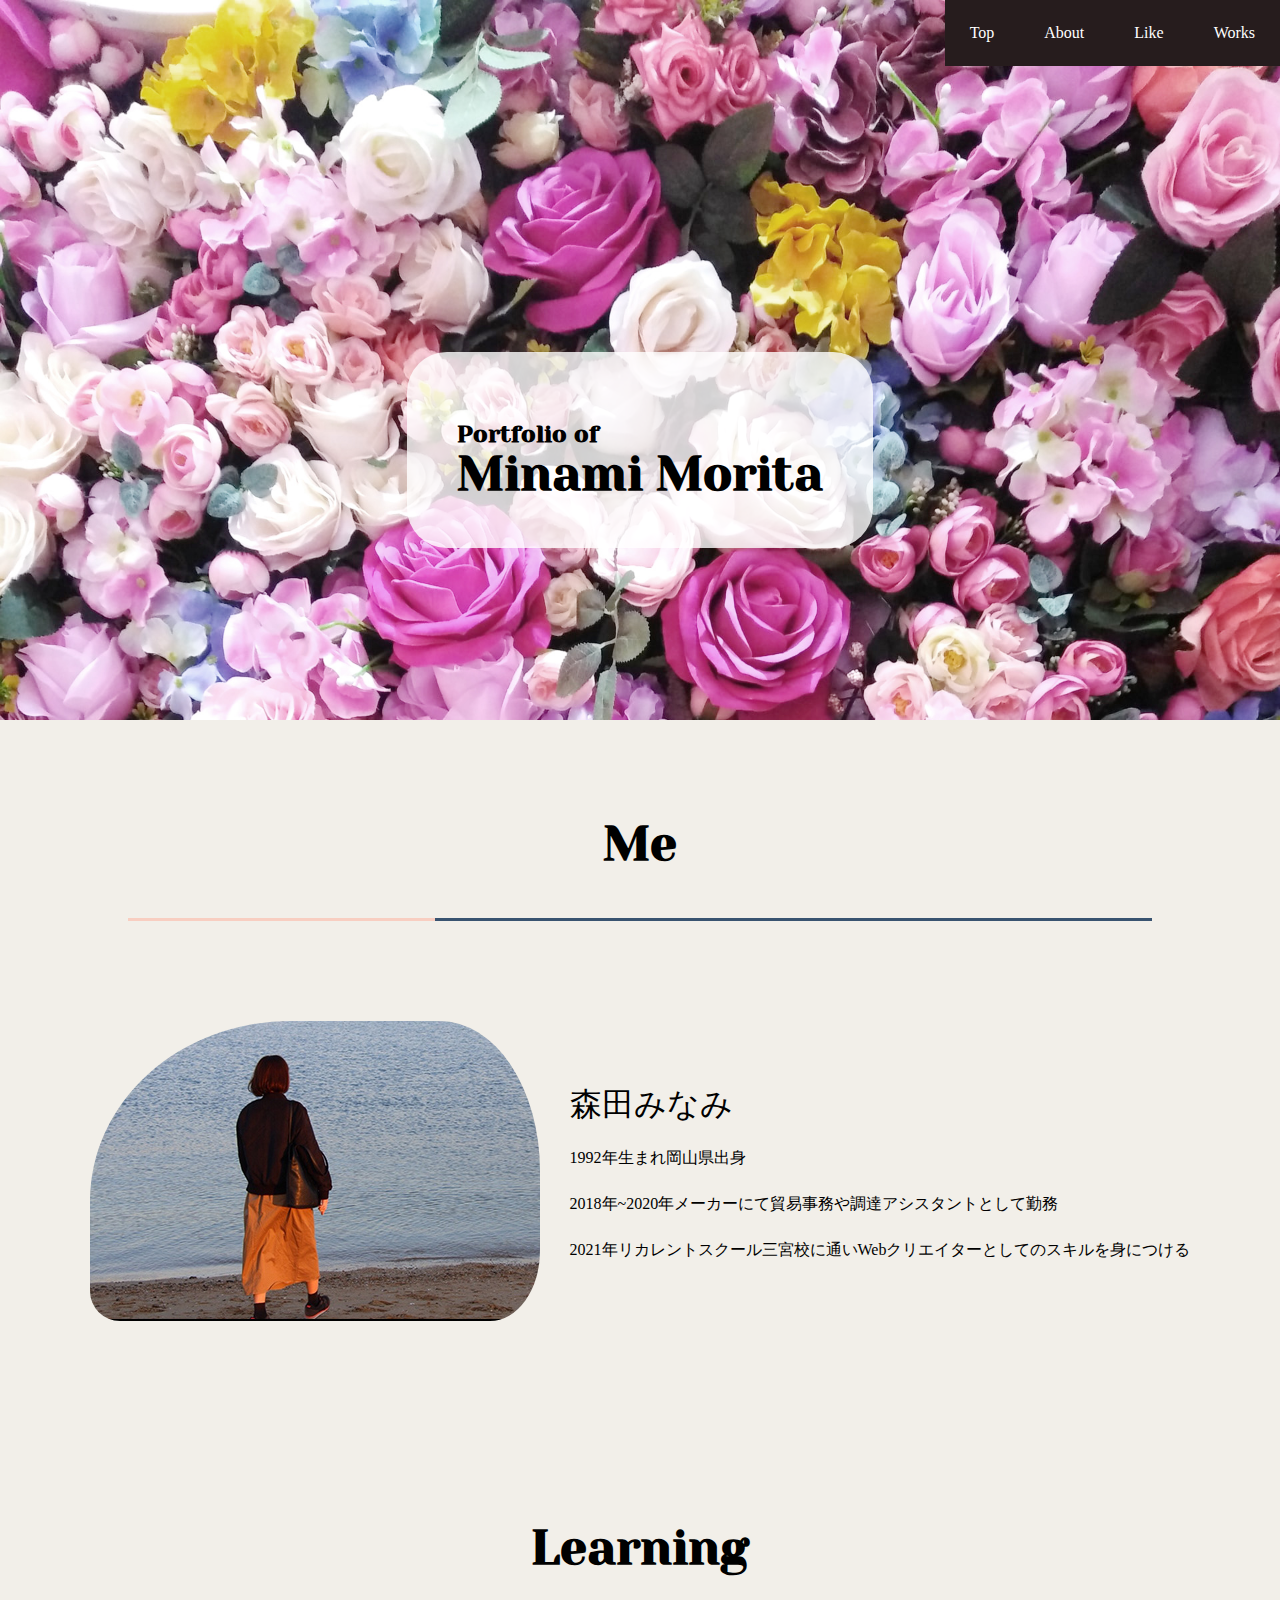
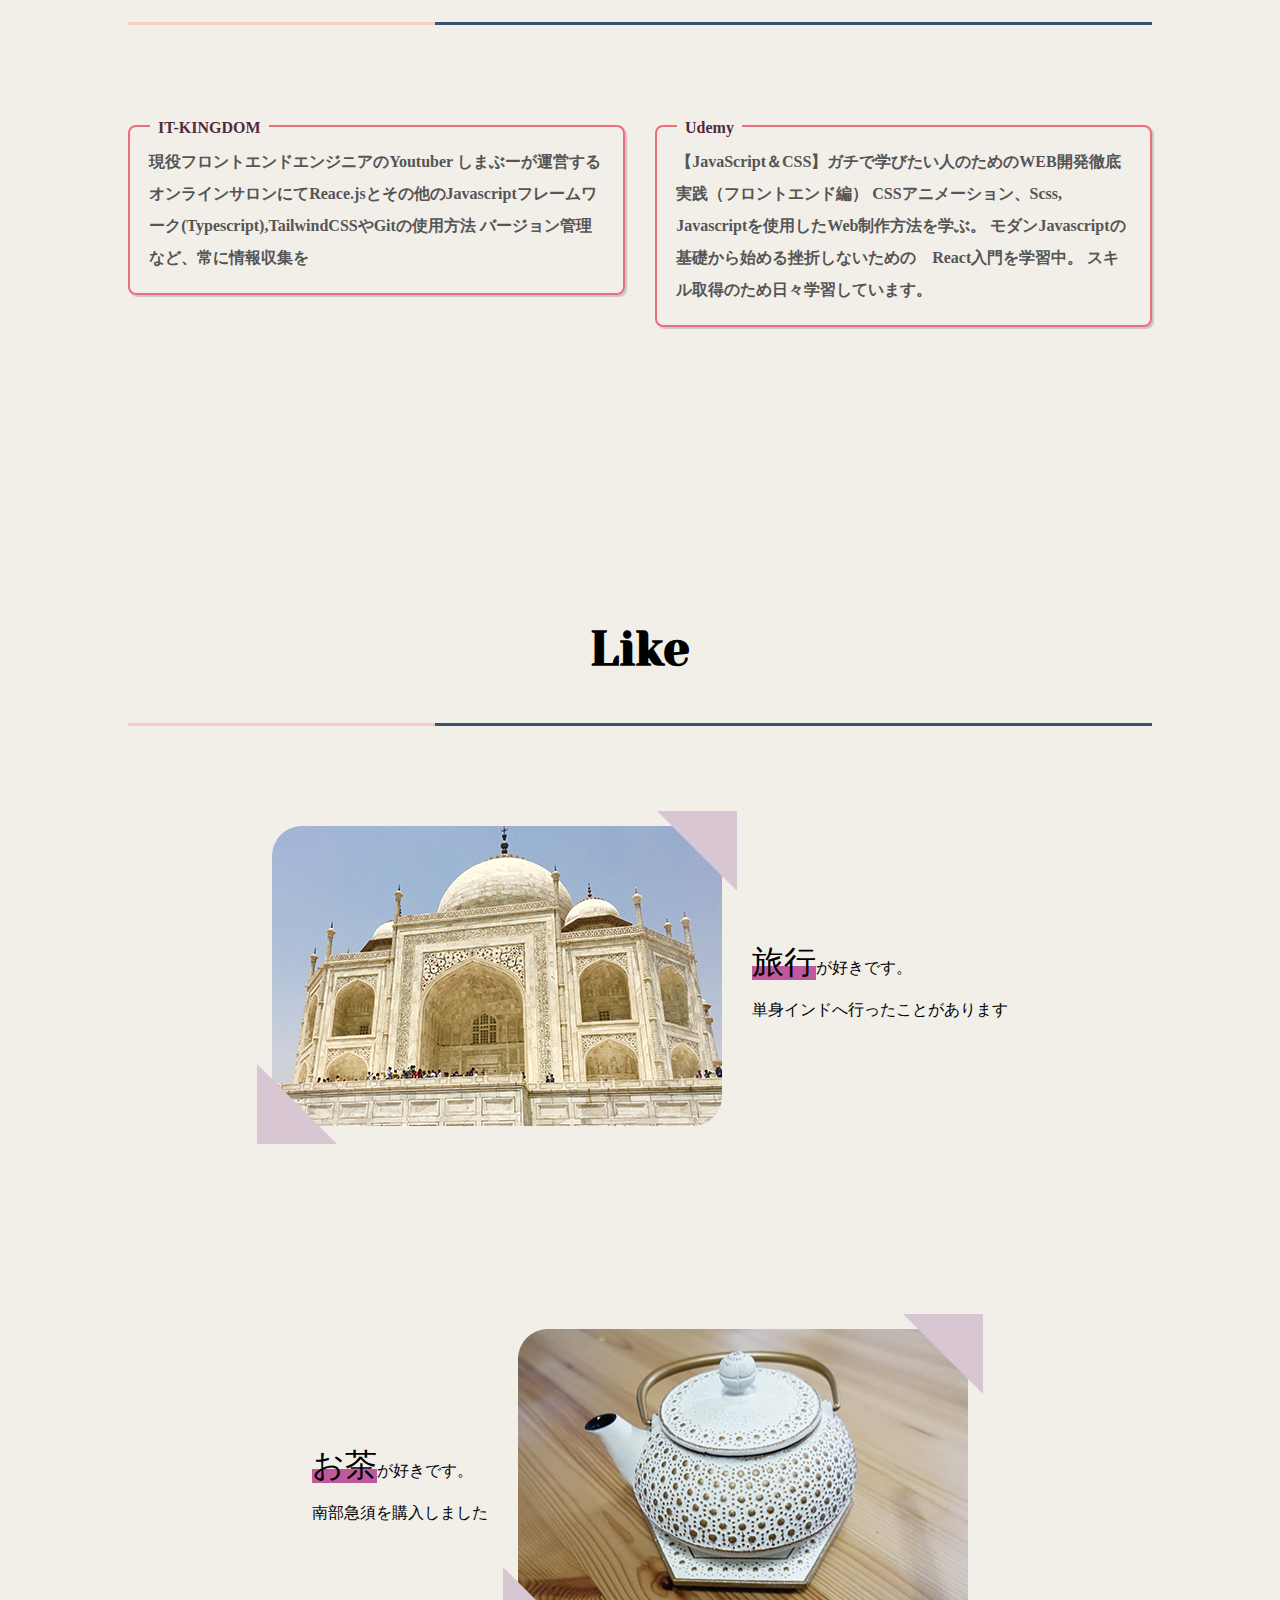
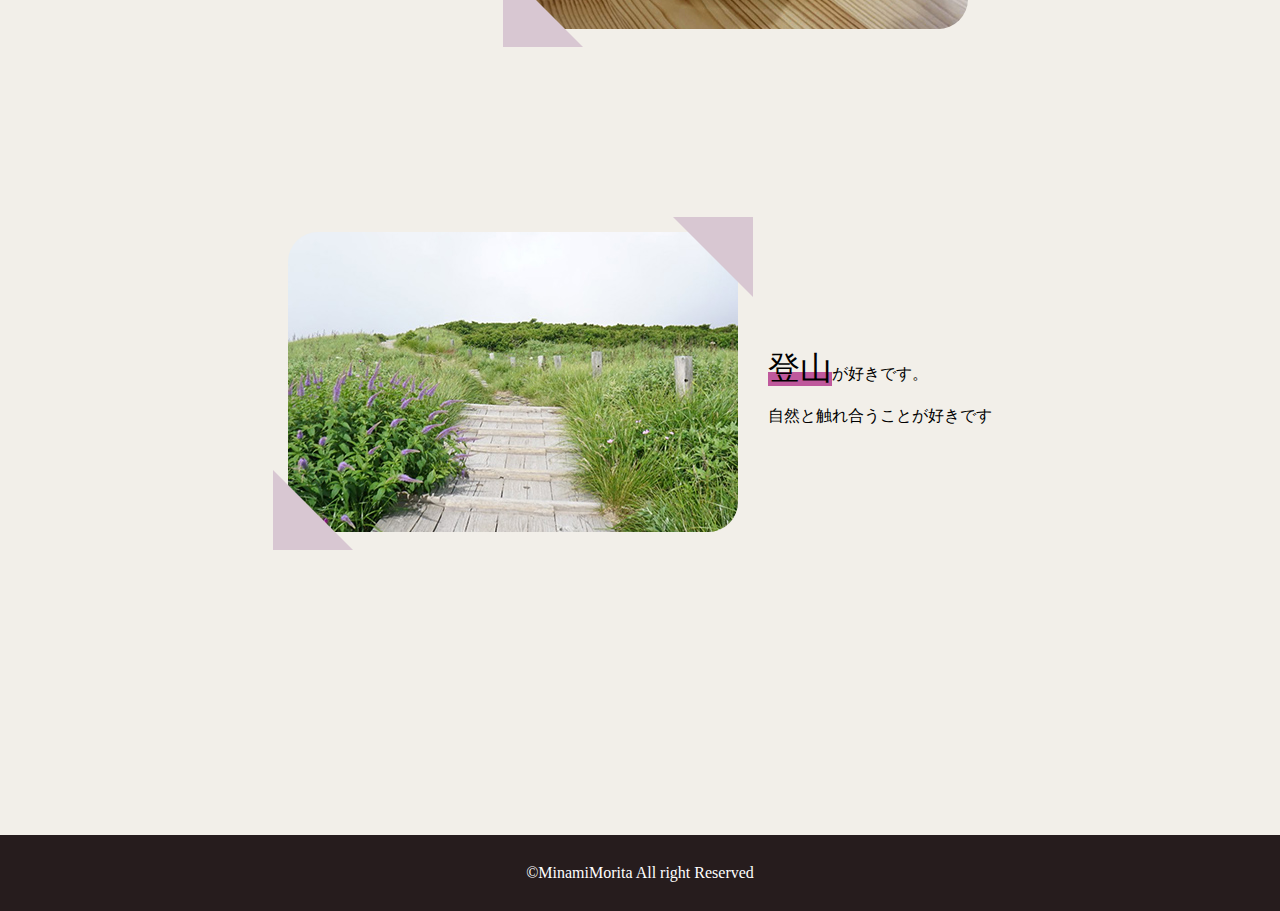
<file: index.html>
<!DOCTYPE html>
<html lang="ja">
<head>
    <meta charset="UTF-8">
    <meta http-equiv="X-UA-Compatible" content="IE=edge">
    <meta name="viewport" content="width=device-width, initial-scale=1.0">
    <title>Portfolio of Minami Morita</title>
    <link rel="stylesheet" href="css/reset.css">
    <link rel="stylesheet" href="css/style.css">

    <link rel="preconnect" href="https://fonts.googleapis.com">
    <link rel="preconnect" href="https://fonts.gstatic.com" crossorigin>
    <link href="https://fonts.googleapis.com/css2?family=Yeseva+One&display=swap" rel="stylesheet">
</head>
<body>
    <header>
        <div class="openbtn"><span></span><span></span><span></span></div>
        <nav id="g-nav" >
        <div id="g-nav-list">
        <ul>
        <li><a href="#g-nav">Top</a></li> 
        <li><a href="#intro-all">About</a></li> 
        <li><a href="#love">Like</a></li> 
        <li><a href="https://minamichan716.github.io/profile/works.html">Works</a></li> 
        </ul>
        </div>
        </nav>
        <!-- <img src="images/computer-g57448f377_1920.jpg" alt=""> -->
        <h1><span>Portfolio of<br></span>Minami Morita </h1>
        
    </header> 
    <secrion id="intro-all">
      <h2>Me</h2>
      <div class="intro">
        <div class="image">
        <img src="images/me.jpg" alt="">
       </div>
        <div class="detail">
        <p class=my-name>森田みなみ</p>
        <dl class="explane">
          <div class="wrap">
           <dt>1992年生まれ</dt>
           <dd>岡山県出身</dd>
         </div>
         <div class="wrap">
           <dt>2018年~2020年</dt>
           <dd>メーカーにて貿易事務や調達アシスタントとして勤務</dd>
         </div>
         <div class="wrap">
          <dt>2021年</dt>
          <dd>リカレントスクール三宮校に通いWebクリエイターとしてのスキルを身につける</dd>
         </div>
       </div><!--/.detail  -->
     </div><!--/.intro -->
     <h2>Learning</h2>
     <div class="intro1">
       <div class="contents">
         <div class="hoo">
           <div id="kingdom"><span class="title-kingdom">IT-KINGDOM</span>現役フロントエンドエンジニアのYoutuber
             しまぶーが運営するオンラインサロンにてReace.jsとその他のJavascriptフレームワーク(Typescript),TailwindCSSやGitの使用方法
             バージョン管理など、常に情報収集を
           </div>
         </div>
         <div class="hoo">
           <div id="udemy"><span class="title-udemy">Udemy</span>【JavaScript＆CSS】ガチで学びたい人のためのWEB開発徹底実践（フロントエンド編）
             CSSアニメーション、Scss, Javascriptを使用したWeb制作方法を学ぶ。
             モダンJavascriptの基礎から始める挫折しないための　React入門を学習中。
             スキル取得のため日々学習しています。</div>
         </div>
       </div>
     </div><!--/.intro1 -->
   </secrion>
   <h2>Like</h2>
   <section id="love">
       <div class="list">
           <div class="pic">
               <img src="images/trip.jpg" alt="">
           </div>
           <div class="textLove">
               <span>旅行</span>が好きです。<br>単身インドへ行ったことがあります
           </div>
       </div>
       <div class="list">
           <div class="pic">
               <img src="images/tea.jpg" alt="">
           </div>
           <div class="textLove">
               <span>お茶</span>が好きです。<br>南部急須を購入しました
           </div>
       </div>
       <div class="list">
           <div class="pic">
               <img src="images/mountain.jpg" alt="">
           </div>
           <div class="textLove">
               <span>登山</span>が好きです。<br>自然と触れ合うことが好きです
           </div>
       </div>
   </section>
    <footer>
        <p><small>&copy;MinamiMorita All right Reserved</small></p>
    </footer>





    

    <script src="https://code.jquery.com/jquery-3.4.1.min.js" integrity="sha256-CSXorXvZcTkaix6Yvo6HppcZGetbYMGWSFlBw8HfCJo=" crossorigin="anonymous"></script>
    <script src="../js/script.js"></script>
</body>
</html>
</file>
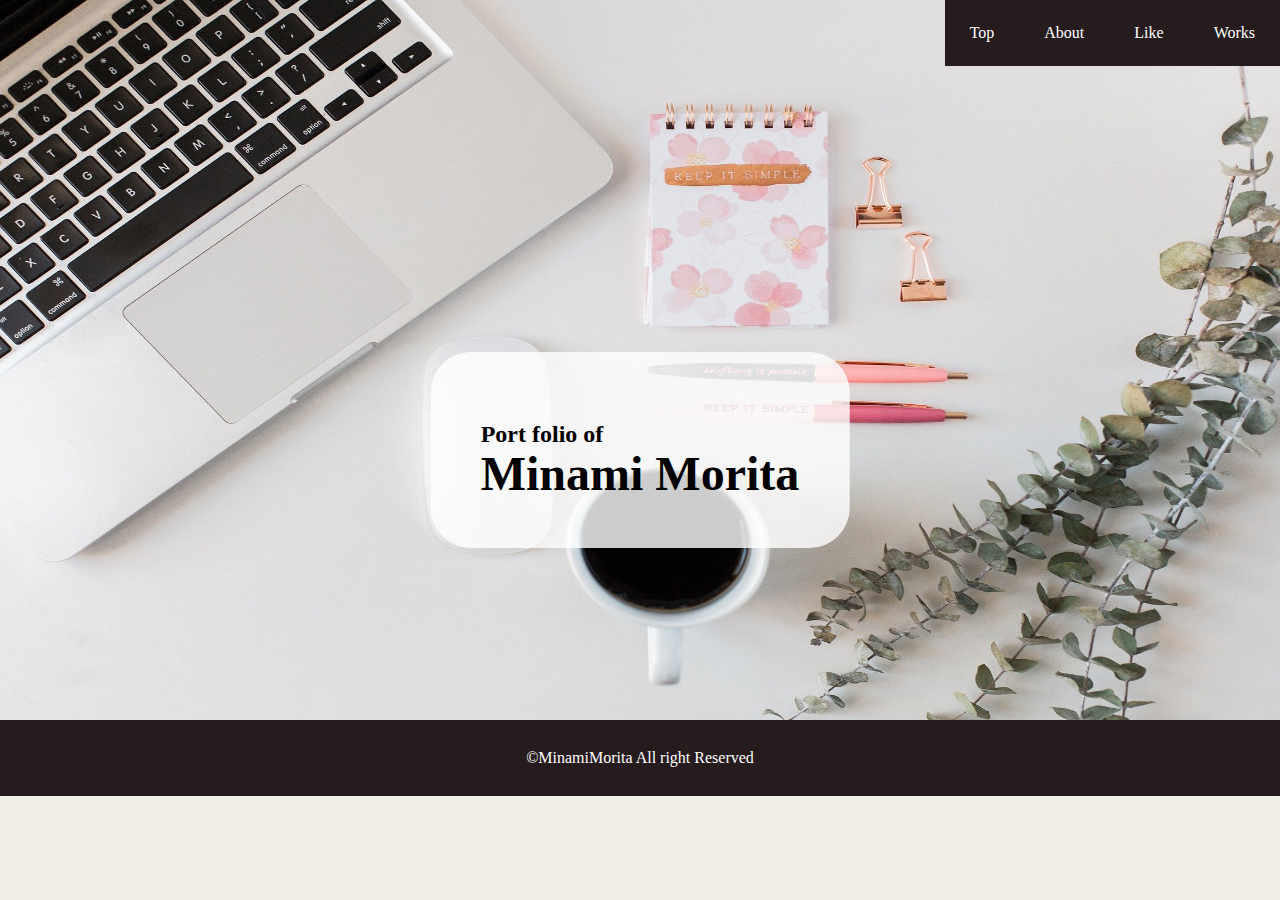
<file: common.html>
<!DOCTYPE html>
<html lang="ja">
<head>
    <meta charset="UTF-8">
    <meta http-equiv="X-UA-Compatible" content="IE=edge">
    <meta name="viewport" content="width=device-width, initial-scale=1.0">
    <title>Portfolio of Minami Morita</title>
    <link rel="stylesheet" href="../css/reset.css">
    <link rel="stylesheet" href="../css/style.css">
</head>
<body>
    <header class="wrapper">
        <div class="openbtn"><span></span><span></span><span></span></div>
        <nav id="g-nav" >
        <div id="g-nav-list"><!--ナビの数が増えた場合縦スクロールするためのdiv※不要なら削除-->
        <ul>
        <li><a href="#">Top</a></li> 
        <li><a href="#">About</a></li> 
        <li><a href="#">Like</a></li> 
        <li><a href="#">Works</a></li> 
        </ul>
        </div>
        </nav>
        <!-- <div class="reflection"> -->
        <h1 class="reflection"><span>Port folio of <br></span>Minami Morita</h1>
    </div>
        <img src="../images/computer-g57448f377_1920.jpg" alt="">
    </header> 
    <footer class="wrapper">
        <p><small>&copy;MinamiMorita All right Reserved</small></p>
    </footer>





    

    <script src="https://code.jquery.com/jquery-3.4.1.min.js" integrity="sha256-CSXorXvZcTkaix6Yvo6HppcZGetbYMGWSFlBw8HfCJo=" crossorigin="anonymous"></script>
    <script src="../js/script.js"></script>
</body>
</html>
</file>
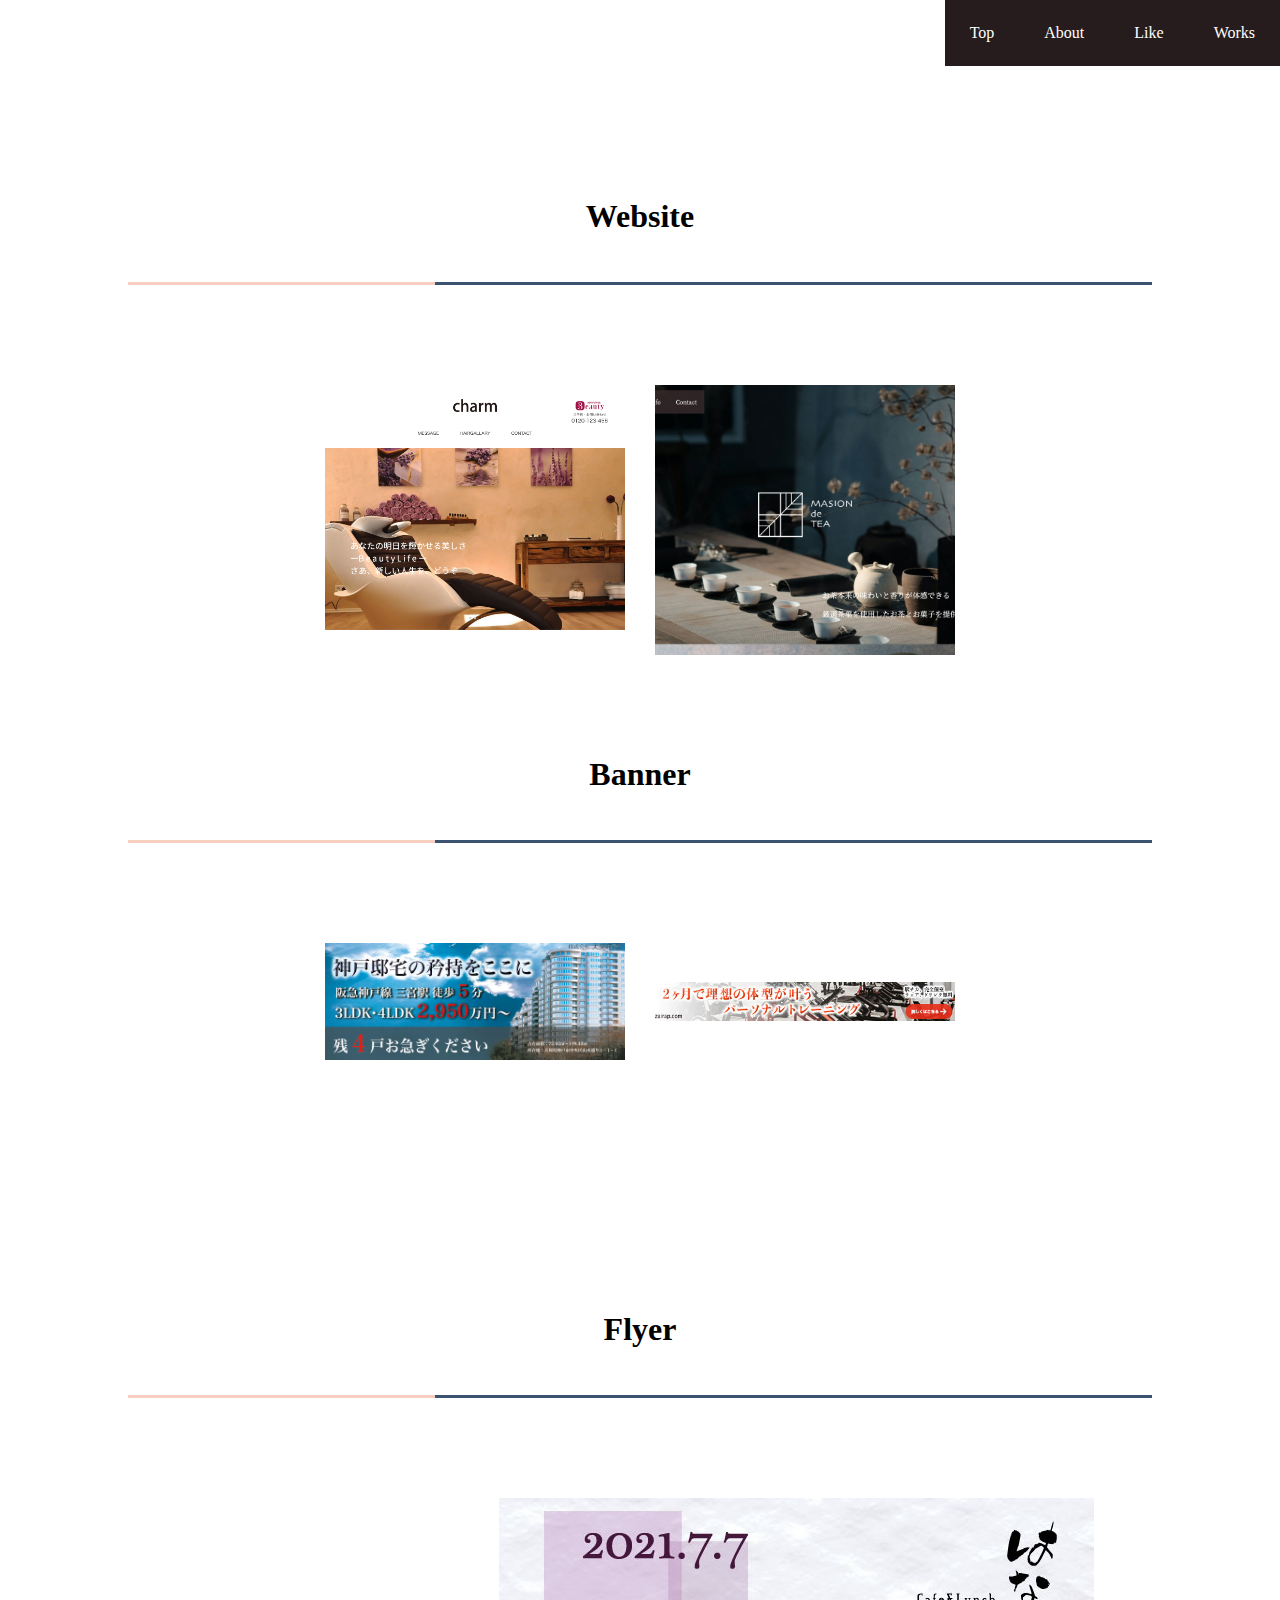
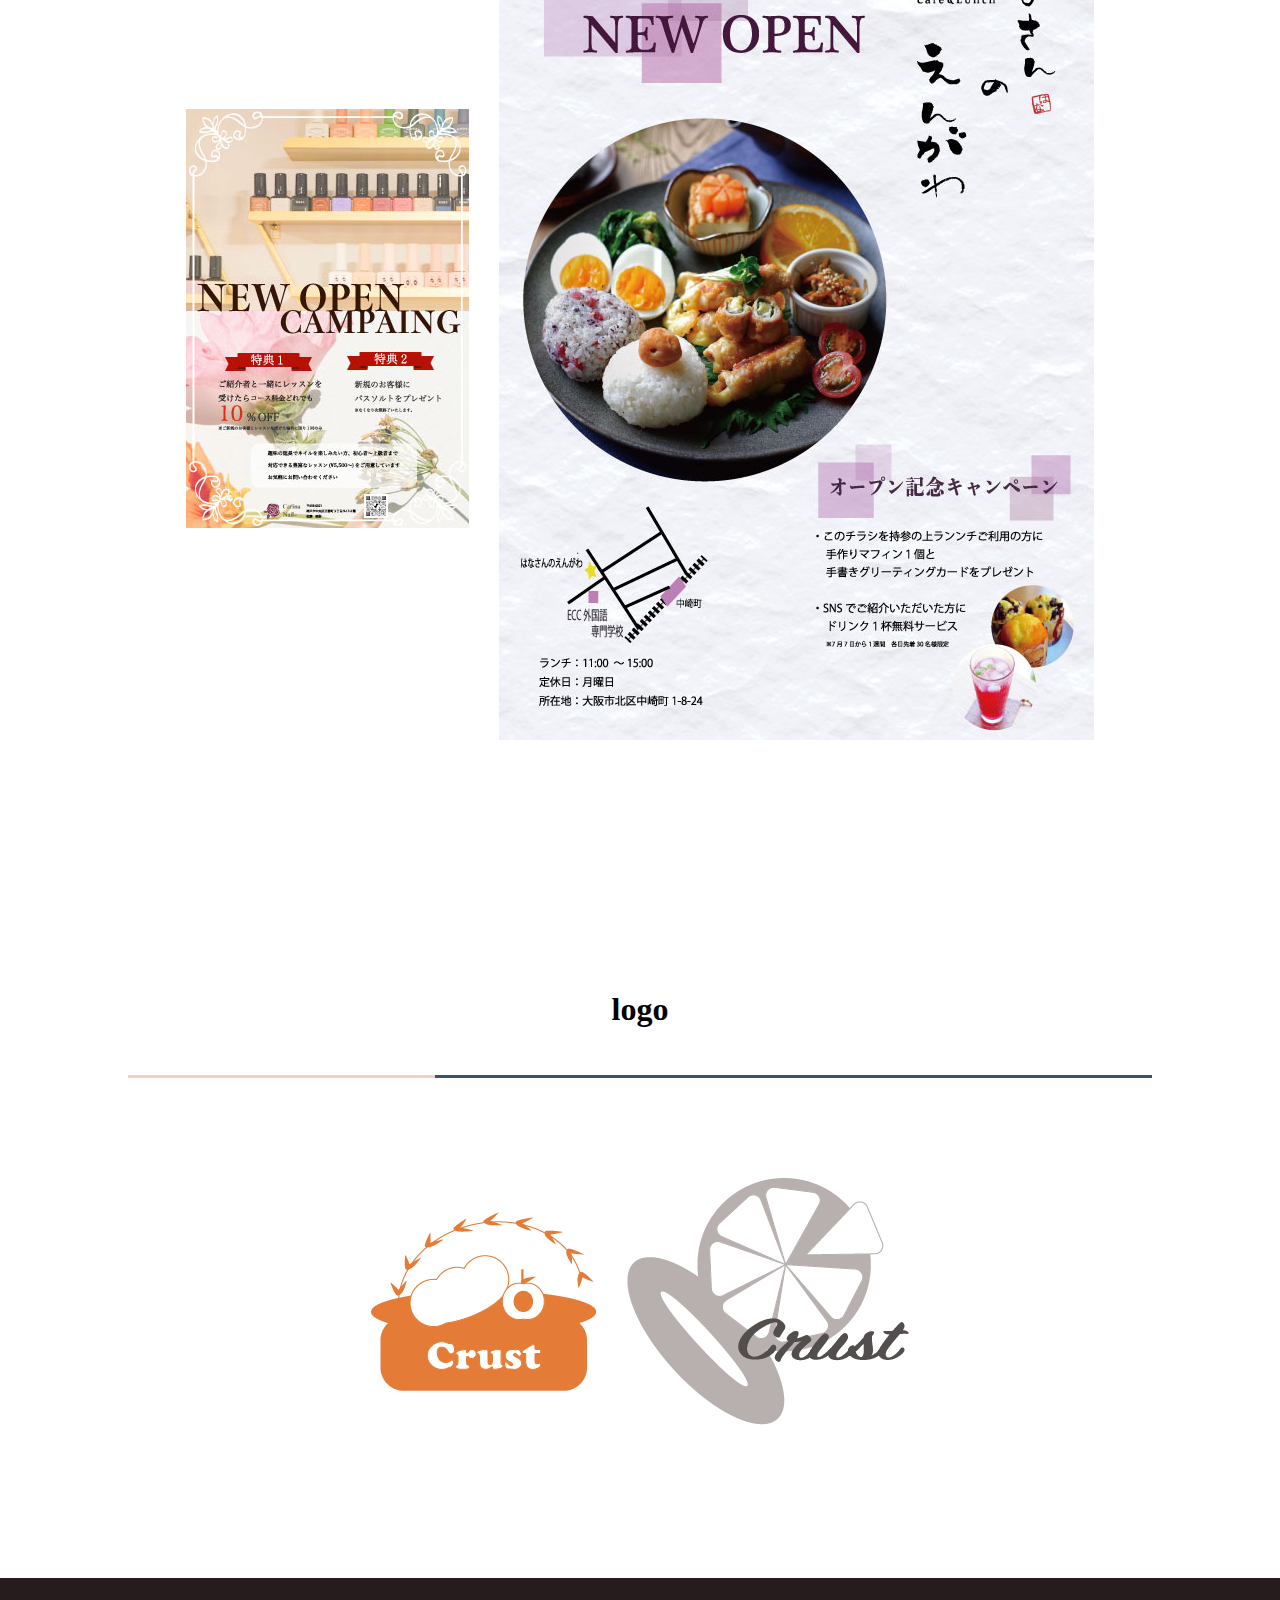
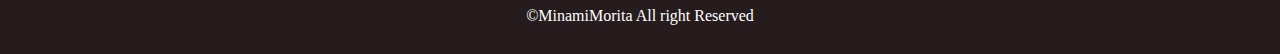
<file: works.html>
<!DOCTYPE html>
<html lang="ja">
<head>
    <meta charset="UTF-8">
    <meta http-equiv="X-UA-Compatible" content="IE=edge">
    <meta name="viewport" content="width=device-width, initial-scale=1.0">
    <title>Works|Minami Morita</title>
    <link rel="stylesheet" href="css/reset.css">
    <!-- <link rel="stylesheet" href="css/style.css"> -->
    <link rel="stylesheet" href="css/works.css">
</head>
<body>
    <header class="wrapper">
        <div class="openbtn"><span></span><span></span><span></span></div>
        <nav id="g-nav" >
        <div id="g-nav-list"><!--ナビの数が増えた場合縦スクロールするためのdiv※不要なら削除-->
        <ul>
            <li><a href="https://minamichan716.github.io/profile/index.html">Top</a></li> 
            <li><a href="https://minamichan716.github.io/profile/index.html">About</a></li> 
            <li><a href="https://minamichan716.github.io/profile/index.html">Like</a></li> 
            <li><a href="https://minamichan716.github.io/profile/works.html">Works</a></li> 
        </ul>
        </div>
        </nav>
        <!-- <img src="images/computer-g57448f377_1920.jpg" alt=""> -->
        <!-- <h1><span>Portfolio of<br></span>Minami Morita </h1> -->
    </header> 
    <section class="works">
        <h2>Website</h2>
        <div class="site">
            <div class="work1">
                <a href="https://minamichan716.github.io/portfolio/"> <img src="images/works1.png" alt=""></a>
            </div>
            <div class="work2">
                <a href="https://minamichan716.github.io/mesiondetea/"><img src="images/works2.jpg" alt=""></a>
            </div>
        </div>
        <h2>Banner</h2>
        <div class="banner">
            <div class="banner1">
                <img src="images/building.jpg" alt="">
            </div>
            <div class="banner2">
                <img src="images/gym.jpg" alt="">
            </div>
        </div>
        <h2>Flyer</h2>
            <div class="flyer">
                <div class="flyer1">
                    <img src="images/campaing.jpg" alt="">
                </div>
                <div class="flyer2">
                    <img src="images/hanasan.jpg" alt="">
                </div>
            </div>
            <h2>logo</h2>
        <div class="logo">
            <div class="logo1">
                <img src="images/logo1.png" alt="">
            </div>
            <div class="logo2">
                <img src="images/logo2.png" alt="">
            </div>
        </div>

    </section>
    <footer class="wrapper">
        <p><small>&copy;MinamiMorita All right Reserved</small></p>
    </footer>






    

    <script src="https://code.jquery.com/jquery-3.4.1.min.js" integrity="sha256-CSXorXvZcTkaix6Yvo6HppcZGetbYMGWSFlBw8HfCJo=" crossorigin="anonymous"></script>
    <script src="../js/script.js"></script>
</body>
</html>
</file>
<file: css/style.css>
@charset "UTF-8";
html {
  font-size: 16px;
}

body {
  width: 100%;
  background-color: #F2EFE9;
}

header {
  height: 80vh;
  background-repeat: no-repeat;
  background-image: url(../images/top2.jpg);
  background-size: cover;
}

header img {
  width: 100%;
  height: 100%;
}

h1 {
  padding: 50px;
  color: #000;
  background-color: rgba(255, 255, 255, 0.8);
  border-radius: 40px;
  z-index: 3;
  font-size: 3rem;
  position: absolute;
  top: 50%;
  left: 50%;
  font-family: 'Yeseva One', cursive;
  -webkit-transform: translate(-50%, -50%);
          transform: translate(-50%, -50%);
  -o-object-fit: contain;
     object-fit: contain;
}

h1 span {
  font-size: 1.5rem;
}

#g-nav-list ul {
  z-index: 999;
  display: -webkit-box;
  display: -ms-flexbox;
  display: flex;
  -webkit-box-pack: end;
      -ms-flex-pack: end;
          justify-content: flex-end;
  position: fixed;
  top: 0;
  right: 0;
}

#g-nav-list ul li {
  padding: 25px;
  background-color: #261c1d;
}

#g-nav-list ul li a {
  display: block;
  font-size: 1rem;
  text-decoration: none;
  color: #fff;
}

#g-nav-list ul li a:hover {
  -webkit-transform: scale(1.3);
          transform: scale(1.3);
  -webkit-animation-name: hover;
          animation-name: hover;
  -webkit-transition: all ease-in 0.5s;
  transition: all ease-in 0.5s;
}

h2 {
  width: 80%;
  margin: 0 auto;
  font-size: 3rem;
  padding: 100px 0 50px 0;
  text-align: center;
  border-bottom: 3px solid #395370;
  position: relative;
  font-family: 'Yeseva One', cursive;
}

h2::after {
  position: absolute;
  content: "";
  display: block;
  border-bottom: 3px solid #f8cec1;
  bottom: -3px;
  width: 30%;
}

.intro {
  padding-top: 100px;
  gap: 30px;
  display: -webkit-box;
  display: -ms-flexbox;
  display: flex;
  -webkit-box-pack: center;
      -ms-flex-pack: center;
          justify-content: center;
  -webkit-box-align: center;
      -ms-flex-align: center;
          align-items: center;
  padding-bottom: 100px;
}

.intro img {
  border-radius: 200px 100px 50px 30px / 180px 150px 70px 30px;
}

.my-name {
  font-size: 2rem;
}

.wrap {
  padding-top: 30px;
  display: -webkit-box;
  display: -ms-flexbox;
  display: flex;
}

.intro1 {
  width: 80%;
  margin: 0 auto;
  padding-top: 100px;
  padding-bottom: 300px;
  text-align: center;
  line-height: 1.7;
}

#kingdom,
#udemy {
  font-size: 1.5rem;
  font-weight: bold;
  padding-bottom: 15px;
}

.contents {
  display: -webkit-box;
  display: -ms-flexbox;
  display: flex;
  -webkit-box-pack: center;
      -ms-flex-pack: center;
          justify-content: center;
  gap: 30px;
}

.hoo {
  width: 50%;
  height: 100px;
}

#kingdom,
#udemy {
  font-size: 1rem;
  vertical-align: middle;
  line-height: 2;
  text-align: left;
  position: relative;
  padding: 1.2em;
  border: 2px solid #ed6d7c;
  /* 枠線の太さ・色 */
  color: #555555;
  /* 文字色 */
  -webkit-box-shadow: 2px 2px 1px #c7c7c7;
          box-shadow: 2px 2px 1px #c7c7c7;
  /* 影の色 */
  border-radius: 8px;
  /* 角の丸み */
}

.title-kingdom,
.title-udemy {
  position: absolute;
  left: 20px;
  /*（left）に変更すると左 */
  top: -15px;
  padding: 0 .5em;
  font-weight: bold;
  font-size: 1em;
  color: #522b3d;
  background-color: #F2EFE9;
}

.list {
  display: -webkit-box;
  display: -ms-flexbox;
  display: flex;
  gap: 30px;
  -webkit-box-pack: center;
      -ms-flex-pack: center;
          justify-content: center;
  -webkit-box-align: center;
      -ms-flex-align: center;
          align-items: center;
  padding-top: 100px;
  padding-bottom: 100px;
}

.list:nth-of-type(2) {
  -webkit-box-orient: horizontal;
  -webkit-box-direction: reverse;
      -ms-flex-direction: row-reverse;
          flex-direction: row-reverse;
}

.list:nth-of-type(3) {
  padding-bottom: 300px;
}

.pic img {
  border-radius: 30px;
}

.pic {
  position: relative;
}

.pic::before, .pic::after {
  content: '';
  position: absolute;
  width: 0;
  height: 0;
  border-style: solid;
}

.pic::before {
  top: -15px;
  right: -15px;
  border-width: 0 80px 80px 0;
  border-color: transparent #d8c7d2 transparent transparent;
}

.pic::after {
  bottom: -15px;
  left: -15px;
  border-width: 80px 0 0 80px;
  border-color: transparent transparent transparent #d8c7d2;
}

.textLove {
  line-height: 2;
}

.textLove span {
  font-size: 2rem;
  background: -webkit-gradient(linear, left top, left bottom, color-stop(60%, transparent), color-stop(60%, #bf589c));
  background: linear-gradient(transparent 60%, #bf589c 60%);
}

footer {
  width: 100%;
  background-color: #261c1d;
}

footer p {
  text-align: center;
  padding: 30px;
  color: #fff;
}

@media (max-width: 750px) {
  h2 {
    font-size: 1rem;
    padding: 50px 0 25px 0;
  }
  .my-name {
    text-align: center;
    font-size: 1.5rem;
  }
  .image {
    margin: 0 auto;
  }
  .wrap {
    -webkit-box-orient: vertical;
    -webkit-box-direction: normal;
        -ms-flex-direction: column;
            flex-direction: column;
    -webkit-box-align: center;
        -ms-flex-align: center;
            align-items: center;
  }
  .wrapdd {
    width: 90%;
    margin: 0 auto;
  }
  .intro {
    padding: 50px 25px;
    gap: 30px;
    -webkit-box-orient: vertical;
    -webkit-box-direction: normal;
        -ms-flex-direction: column;
            flex-direction: column;
    -webkit-box-align: stretch;
        -ms-flex-align: stretch;
            align-items: stretch;
  }
  .intro img {
    width: 300px;
  }
  .intro1 {
    padding-bottom: 50px;
  }
  .list {
    -webkit-box-orient: vertical;
    -webkit-box-direction: normal;
        -ms-flex-direction: column;
            flex-direction: column;
    padding-top: 50px;
  }
  .list:nth-of-type(3) {
    padding-bottom: 100px;
  }
  .list:nth-of-type(2) {
    -webkit-box-orient: vertical;
    -webkit-box-direction: normal;
        -ms-flex-direction: column;
            flex-direction: column;
  }
  .contents {
    -webkit-box-orient: vertical;
    -webkit-box-direction: normal;
        -ms-flex-direction: column;
            flex-direction: column;
  }
  #kingdom {
    width: 100%;
    font-size: 0.8rem;
  }
  #udemy {
    width: 100%;
    font-size: 0.8rem;
  }
  .pic img {
    text-align: center;
    width: 100%;
  }
  .hoo {
    width: 100%;
    height: 100%;
  }
}
/*# sourceMappingURL=style.css.map */
</file>
<file: css/works.css>
header {
  padding-bottom: 100px;
}

#g-nav-list ul {
  z-index: 999;
  display: -webkit-box;
  display: -ms-flexbox;
  display: flex;
  -webkit-box-pack: end;
      -ms-flex-pack: end;
          justify-content: flex-end;
  position: fixed;
  top: 0;
  right: 0;
}

#g-nav-list ul li {
  padding: 25px;
  background-color: #261c1d;
}

#g-nav-list ul li a {
  display: block;
  font-size: 1rem;
  text-decoration: none;
  color: #fff;
}

#g-nav-list ul li a:hover {
  -webkit-transform: scale(1.3);
          transform: scale(1.3);
  -webkit-animation-name: hover;
          animation-name: hover;
  -webkit-transition: all ease-in 0.5s;
  transition: all ease-in 0.5s;
}

h2 {
  width: 80%;
  margin: 0 auto;
  font-size: 2rem;
  padding: 100px 0 50px 0;
  text-align: center;
  border-bottom: 3px solid #395370;
  position: relative;
}

h2::after {
  position: absolute;
  content: "";
  display: block;
  border-bottom: 3px solid #f8cec1;
  bottom: -3px;
  width: 30%;
}

.work1 a,
.work2 a {
  display: block;
}

.work1 a:hover {
  -webkit-box-shadow: 6px 6px 21px -3px rgba(52, 41, 66, 0.8);
  -ms-box-shadow: 6px 6px 21px -3px rgba(52, 41, 66, 0.8);
  box-shadow: 6px 6px 21px -3px rgba(52, 41, 66, 0.8);
  cursor: pointer;
  -webkit-transition: all ease-in 0.3s;
  transition: all ease-in 0.3s;
}

.work2 a:hover {
  -webkit-box-shadow: 6px 6px 21px -3px rgba(52, 41, 66, 0.8);
  -ms-box-shadow: 6px 6px 21px -3px rgba(52, 41, 66, 0.8);
  box-shadow: 6px 6px 21px -3px rgba(52, 41, 66, 0.8);
  cursor: pointer;
  -webkit-transition: all ease-in 0.3s;
  transition: all ease-in 0.3s;
}

.site img {
  text-align: center;
  width: 300px;
}

.site {
  display: -webkit-box;
  display: -ms-flexbox;
  display: flex;
  -webkit-box-pack: center;
      -ms-flex-pack: center;
          justify-content: center;
  gap: 30px;
  padding-top: 100px;
  width: 80%;
  margin: 0 auto;
}

.banner img {
  text-align: center;
  width: 300px;
}

.banner1:hover {
  -webkit-transform: scale(3);
          transform: scale(3);
  -webkit-transition: all ease-in 0.8s;
  transition: all ease-in 0.8s;
}

.banner2:hover {
  -webkit-transform: scale(3);
          transform: scale(3);
  -webkit-transition: all ease-in 0.8s;
  transition: all ease-in 0.8s;
}

.banner,
.flyer,
.logo {
  padding-top: 100px;
  padding-bottom: 150px;
  display: -webkit-box;
  display: -ms-flexbox;
  display: flex;
  -webkit-box-pack: center;
      -ms-flex-pack: center;
          justify-content: center;
  -webkit-box-align: center;
      -ms-flex-align: center;
          align-items: center;
  gap: 30px;
}

.flyer1:hover {
  -webkit-transform: scale(3);
          transform: scale(3);
  -webkit-transition: all ease-in 0.8s;
  transition: all ease-in 0.8s;
}

footer {
  width: 100%;
  background-color: #261c1d;
}

footer p {
  text-align: center;
  padding: 30px;
  color: #fff;
}

@media (max-width: 750px) {
  .site {
    -webkit-box-orient: vertical;
    -webkit-box-direction: normal;
        -ms-flex-direction: column;
            flex-direction: column;
  }
  .banner {
    -webkit-box-orient: vertical;
    -webkit-box-direction: normal;
        -ms-flex-direction: column;
            flex-direction: column;
  }
}
/*# sourceMappingURL=works.css.map */
</file>
